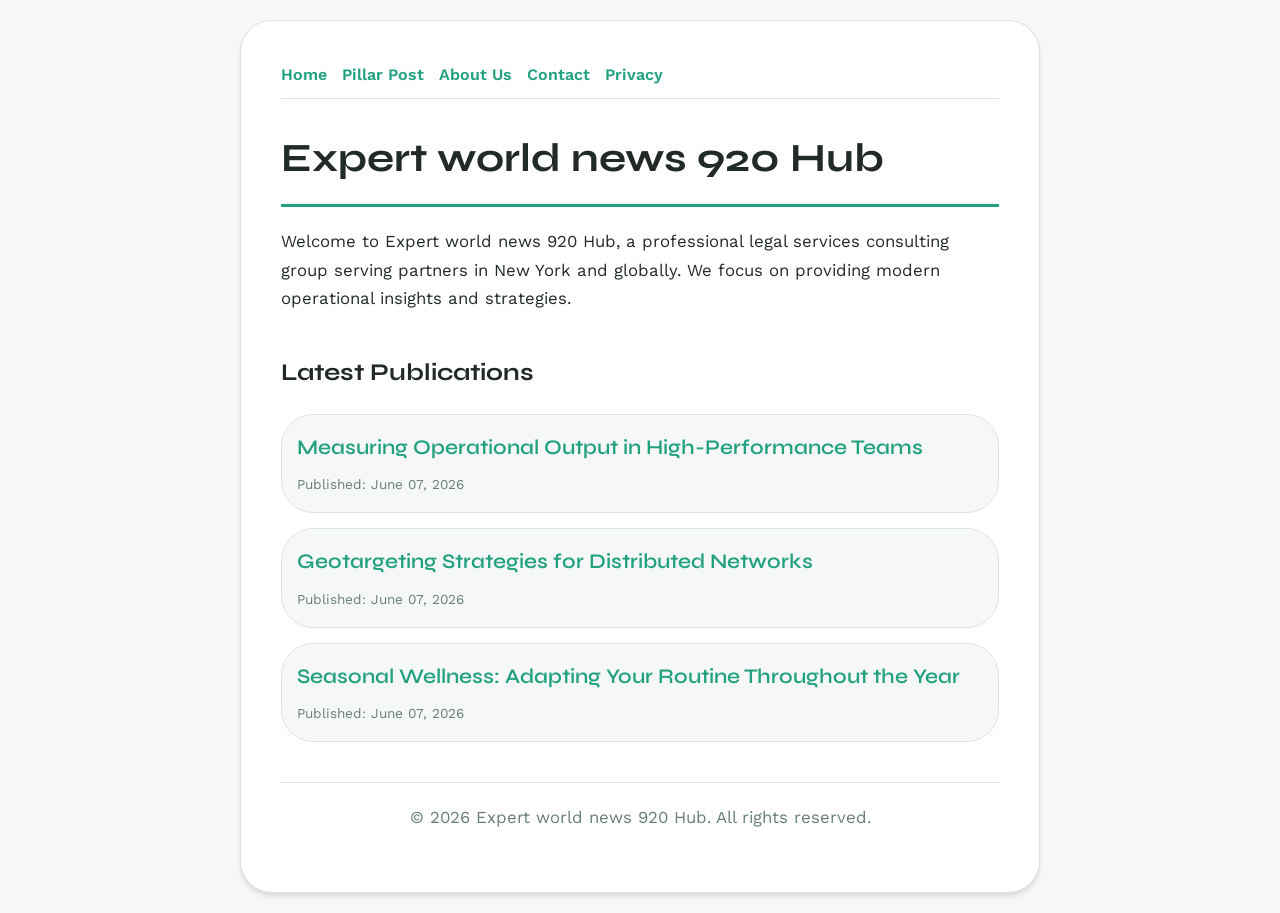
<file: index.html>
<!DOCTYPE html>
<html lang="en">
<head>
    <meta charset="UTF-8">
    <meta name="viewport" content="width=device-width, initial-scale=1.0">
    <title>Expert world news 920 Hub | Legal Services - New York</title>
    <meta name="description" content="Welcome to Expert world news 920 Hub, a professional legal services consulting group serving partners in New York and globally. We focus on providing modern operational insights and strategies.">
    <meta name="geo.region" content="US-NY" />
    <meta name="geo.placename" content="New York" />
    <meta name="geo.position" content="40.7128;-74.006" />
    <meta name="ICBM" content="40.7128, -74.006" />
    <link rel="stylesheet" href="style.css">
    <script type="application/ld+json">
{
  "@context": "https://schema.org",
  "@type": "LocalBusiness",
  "name": "Expert world news 920 Hub",
  "url": "https://expert-world-news-920.github.io",
  "telephone": "+1-212-555-0166",
  "address": {
    "@type": "PostalAddress",
    "addressLocality": "New York",
    "addressRegion": "NY",
    "postalCode": "10001",
    "addressCountry": "US"
  },
  "geo": {
    "@type": "GeoCoordinates",
    "latitude": 40.7128,
    "longitude": -74.006
  }
}
</script>
</head>
<body>
    
        <div class="container" style="max-width: 800px;">
            <nav style="display: flex; gap: 15px; margin-bottom: 25px; border-bottom: 1px solid var(--border-color); padding-bottom: 10px; overflow-x: auto; flex-wrap: wrap;">
            <a href="index.html">Home</a>
            <a href="measuring-operational-output-in-high-performance-teams.html">Pillar Post</a>
            <a href="about.html">About Us</a>
            <a href="contact.html">Contact</a>
            <a href="privacy.html">Privacy</a>
        </nav>
            <h1>Expert world news 920 Hub</h1>
            <p>Welcome to Expert world news 920 Hub, a professional legal services consulting group serving partners in New York and globally. We focus on providing modern operational insights and strategies.</p>
            <h2 style="margin-top: 40px;">Latest Publications</h2>
            <ul style="list-style-type: none; padding-left: 0;">
                <li style="background: var(--bg-color); padding: 15px; border-radius: var(--border-radius); border: 1px solid var(--border-color); margin-bottom: 15px;">
                <h3 style="margin-bottom: 5px; font-size: 1.3rem;"><a href="measuring-operational-output-in-high-performance-teams.html">Measuring Operational Output in High-Performance Teams</a></h3>
                <span style="font-size:0.85rem; color: var(--muted-text)">Published: June 07, 2026</span>
            </li>
<li style="background: var(--bg-color); padding: 15px; border-radius: var(--border-radius); border: 1px solid var(--border-color); margin-bottom: 15px;">
                <h3 style="margin-bottom: 5px; font-size: 1.3rem;"><a href="geotargeting-strategies-for-distributed-networks.html">Geotargeting Strategies for Distributed Networks</a></h3>
                <span style="font-size:0.85rem; color: var(--muted-text)">Published: June 07, 2026</span>
            </li>
<li style="background: var(--bg-color); padding: 15px; border-radius: var(--border-radius); border: 1px solid var(--border-color); margin-bottom: 15px;">
                <h3 style="margin-bottom: 5px; font-size: 1.3rem;"><a href="seasonal-wellness-adapting-your-routine-throughout-the-year.html">Seasonal Wellness: Adapting Your Routine Throughout the Year</a></h3>
                <span style="font-size:0.85rem; color: var(--muted-text)">Published: June 07, 2026</span>
            </li>

            </ul>
            <footer>
                <p>&copy; 2026 Expert world news 920 Hub. All rights reserved.</p>
            </footer>
        </div>
        
</body>
</html>
</file>
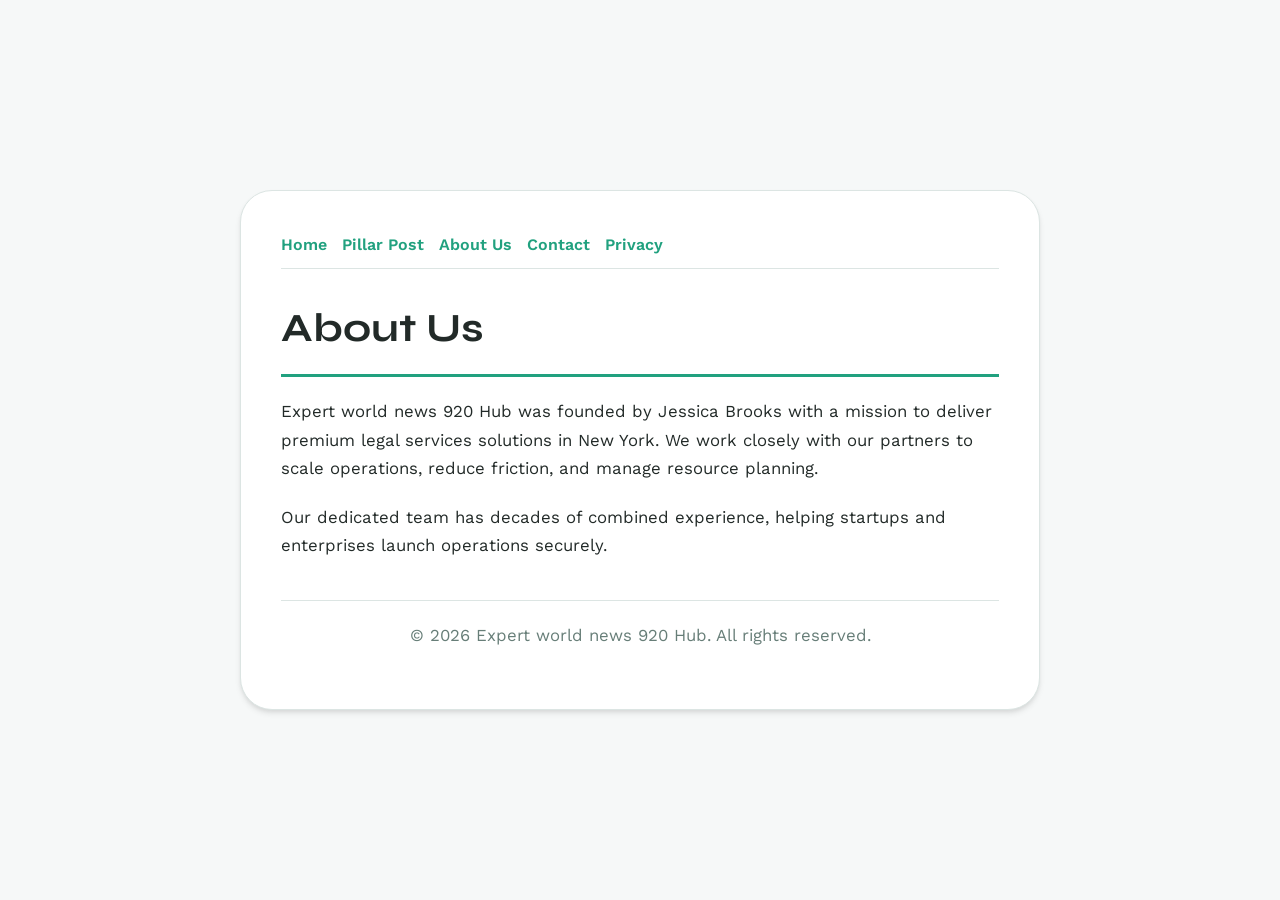
<file: about.html>
<!DOCTYPE html>
<html lang="en">
<head>
    <meta charset="UTF-8">
    <meta name="viewport" content="width=device-width, initial-scale=1.0">
    <title>About Us | Expert world news 920 Hub</title>
    <meta name="description" content="Expert world news 920 Hub was founded by Jessica Brooks with a mission to deliver premium legal services solutions in New York. We work closely with our partners to scale operations, reduce friction, and manage resource planning.">
    <meta name="geo.region" content="US-NY" />
    <meta name="geo.placename" content="New York" />
    <meta name="geo.position" content="40.7128;-74.006" />
    <meta name="ICBM" content="40.7128, -74.006" />
    <link rel="stylesheet" href="style.css">
</head>
<body>
    
        <div class="container" style="max-width: 800px;">
            <nav style="display: flex; gap: 15px; margin-bottom: 25px; border-bottom: 1px solid var(--border-color); padding-bottom: 10px; overflow-x: auto; flex-wrap: wrap;">
            <a href="index.html">Home</a>
            <a href="measuring-operational-output-in-high-performance-teams.html">Pillar Post</a>
            <a href="about.html">About Us</a>
            <a href="contact.html">Contact</a>
            <a href="privacy.html">Privacy</a>
        </nav>
            <h1>About Us</h1>
            <p>Expert world news 920 Hub was founded by Jessica Brooks with a mission to deliver premium legal services solutions in New York. We work closely with our partners to scale operations, reduce friction, and manage resource planning.</p>
            <p>Our dedicated team has decades of combined experience, helping startups and enterprises launch operations securely.</p>
            <footer>
                <p>&copy; 2026 Expert world news 920 Hub. All rights reserved.</p>
            </footer>
        </div>
        
</body>
</html>
</file>
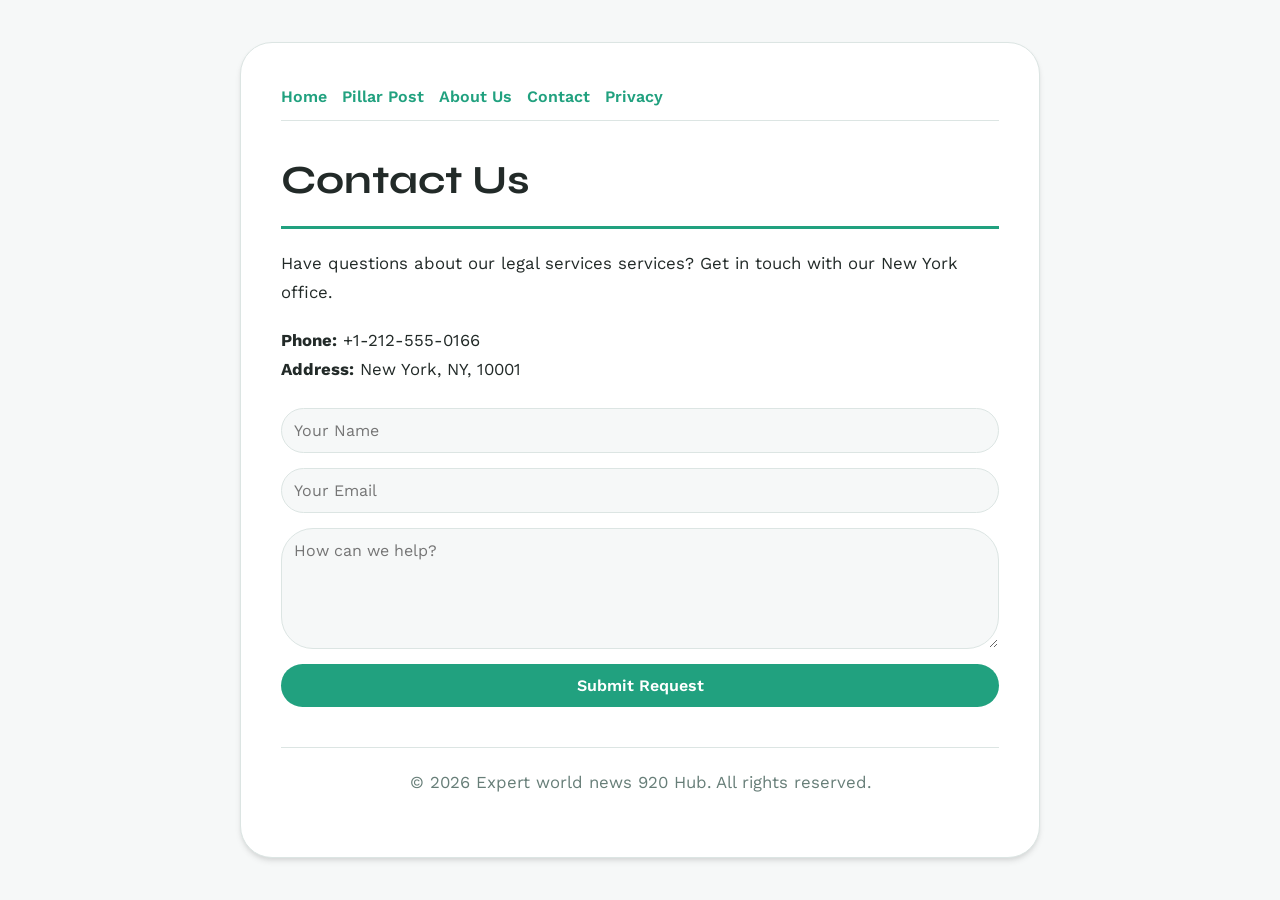
<file: contact.html>
<!DOCTYPE html>
<html lang="en">
<head>
    <meta charset="UTF-8">
    <meta name="viewport" content="width=device-width, initial-scale=1.0">
    <title>Contact Us | Expert world news 920 Hub</title>
    <meta name="description" content="Have questions about our legal services services? Get in touch with our New York office.">
    <meta name="geo.region" content="US-NY" />
    <meta name="geo.placename" content="New York" />
    <meta name="geo.position" content="40.7128;-74.006" />
    <meta name="ICBM" content="40.7128, -74.006" />
    <link rel="stylesheet" href="style.css">
</head>
<body>
    
        <div class="container" style="max-width: 800px;">
            <nav style="display: flex; gap: 15px; margin-bottom: 25px; border-bottom: 1px solid var(--border-color); padding-bottom: 10px; overflow-x: auto; flex-wrap: wrap;">
            <a href="index.html">Home</a>
            <a href="measuring-operational-output-in-high-performance-teams.html">Pillar Post</a>
            <a href="about.html">About Us</a>
            <a href="contact.html">Contact</a>
            <a href="privacy.html">Privacy</a>
        </nav>
            <h1>Contact Us</h1>
            <p>Have questions about our legal services services? Get in touch with our New York office.</p>
            <p><strong>Phone:</strong> +1-212-555-0166<br><strong>Address:</strong> New York, NY, 10001</p>
            <form action="https://formspree.io/f/placeholder" method="POST">
                <input type="text" name="name" placeholder="Your Name" required>
                <input type="email" name="email" placeholder="Your Email" required>
                <textarea name="message" placeholder="How can we help?" rows="5" required></textarea>
                <button type="submit">Submit Request</button>
            </form>
            <footer>
                <p>&copy; 2026 Expert world news 920 Hub. All rights reserved.</p>
            </footer>
        </div>
        
</body>
</html>
</file>
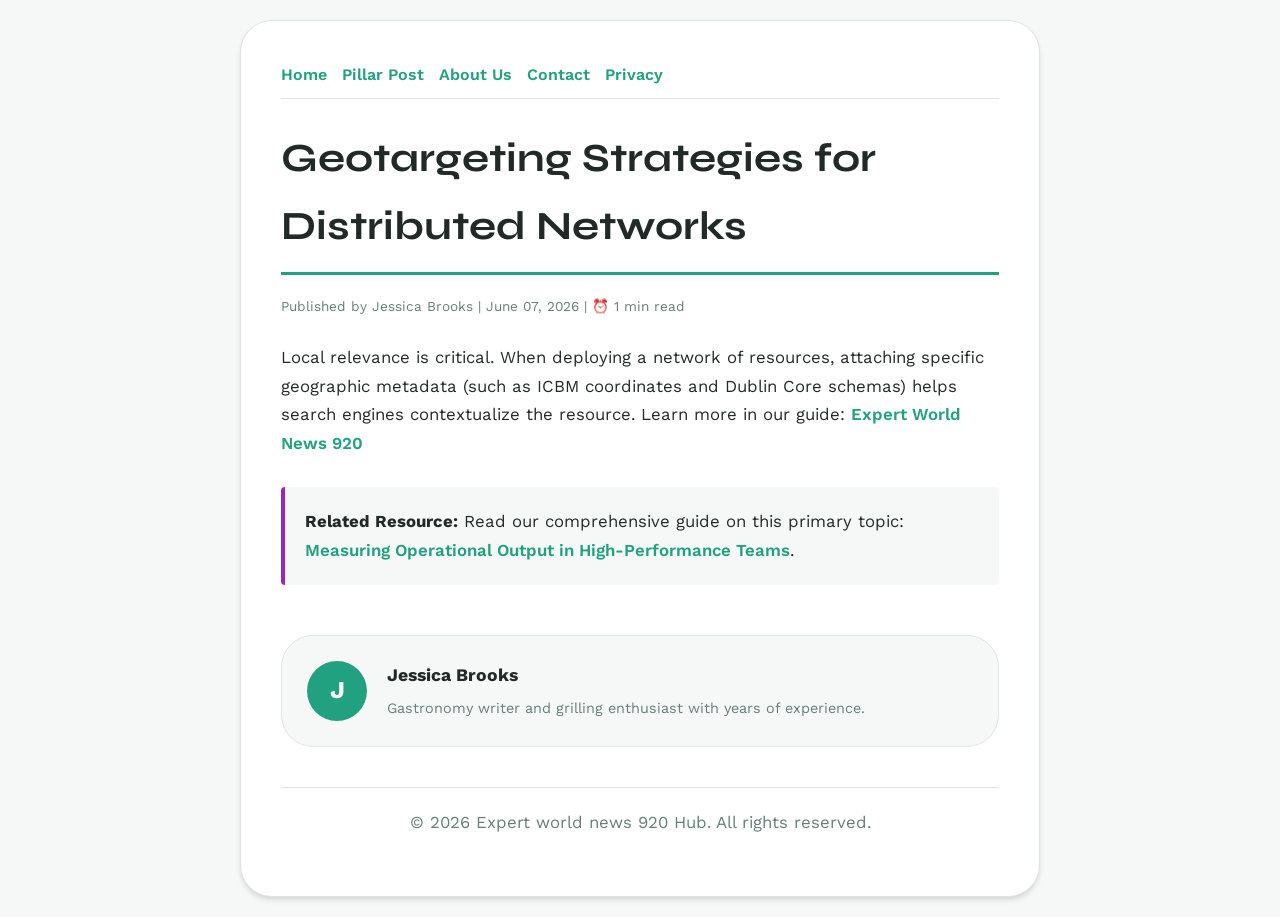
<file: geotargeting-strategies-for-distributed-networks.html>
<!DOCTYPE html>
<html lang="en">
<head>
    <meta charset="UTF-8">
    <meta name="viewport" content="width=device-width, initial-scale=1.0">
    <title>Geotargeting Strategies for Distributed Networks - Expert world news 920 Hub</title>
    <meta name="description" content="Geotargeting Strategies for Distributed Networks">
    <meta name="geo.region" content="US-NY" />
    <meta name="geo.placename" content="New York" />
    <meta name="geo.position" content="40.7128;-74.006" />
    <meta name="ICBM" content="40.7128, -74.006" />
    <link rel="stylesheet" href="style.css">
</head>
<body>
    
            <div class="container" style="max-width: 800px;">
                <nav style="display: flex; gap: 15px; margin-bottom: 25px; border-bottom: 1px solid var(--border-color); padding-bottom: 10px; overflow-x: auto; flex-wrap: wrap;">
            <a href="index.html">Home</a>
            <a href="measuring-operational-output-in-high-performance-teams.html">Pillar Post</a>
            <a href="about.html">About Us</a>
            <a href="contact.html">Contact</a>
            <a href="privacy.html">Privacy</a>
        </nav>
                <h1>Geotargeting Strategies for Distributed Networks</h1>
                <div style="font-size:0.85rem; color: var(--muted-text); margin-bottom: 25px;">
                    Published by Jessica Brooks | June 07, 2026 | ⏰ 1 min read
                </div>
                <article style="margin-top: 20px;">
                    <p>Local relevance is critical. When deploying a network of resources, attaching specific geographic metadata (such as ICBM coordinates and Dublin Core schemas) helps search engines contextualize the resource. Learn more in our guide: <a href="https://world-news-advisor-913.pages.dev/effective-project-management-and-operational-efficiency.html">Expert World News 920</a></p>
                    <div class="link-resource" style="margin-top: 30px; padding: 20px; border-left: 4px solid var(--accent-color); background: var(--bg-color); border-radius: 4px;"><p style="margin: 0;"><strong>Related Resource:</strong> Read our comprehensive guide on this primary topic: <a href="measuring-operational-output-in-high-performance-teams.html">Measuring Operational Output in High-Performance Teams</a>.</p></div>
                </article>
                
            <div class="author-box" style="margin-top: 50px; padding: 25px; background: var(--bg-color); border: 1px solid var(--border-color); border-radius: var(--border-radius); display: flex; gap: 20px; align-items: center;">
                <div style="width: 60px; height: 60px; border-radius: 50%; background: var(--primary-color); display: flex; align-items: center; justify-content: center; color: white; font-weight: bold; font-size: 1.5rem;">J</div>
                <div>
                    <h4 style="margin-bottom: 5px; font-weight: bold; font-size: 1.1rem;">Jessica Brooks</h4>
                    <p style="margin: 0; font-size: 0.9rem; color: var(--muted-text);">Gastronomy writer and grilling enthusiast with years of experience.</p>
                </div>
            </div>
            
                <footer>
                    <p>&copy; 2026 Expert world news 920 Hub. All rights reserved.</p>
                </footer>
            </div>
            
</body>
</html>
</file>
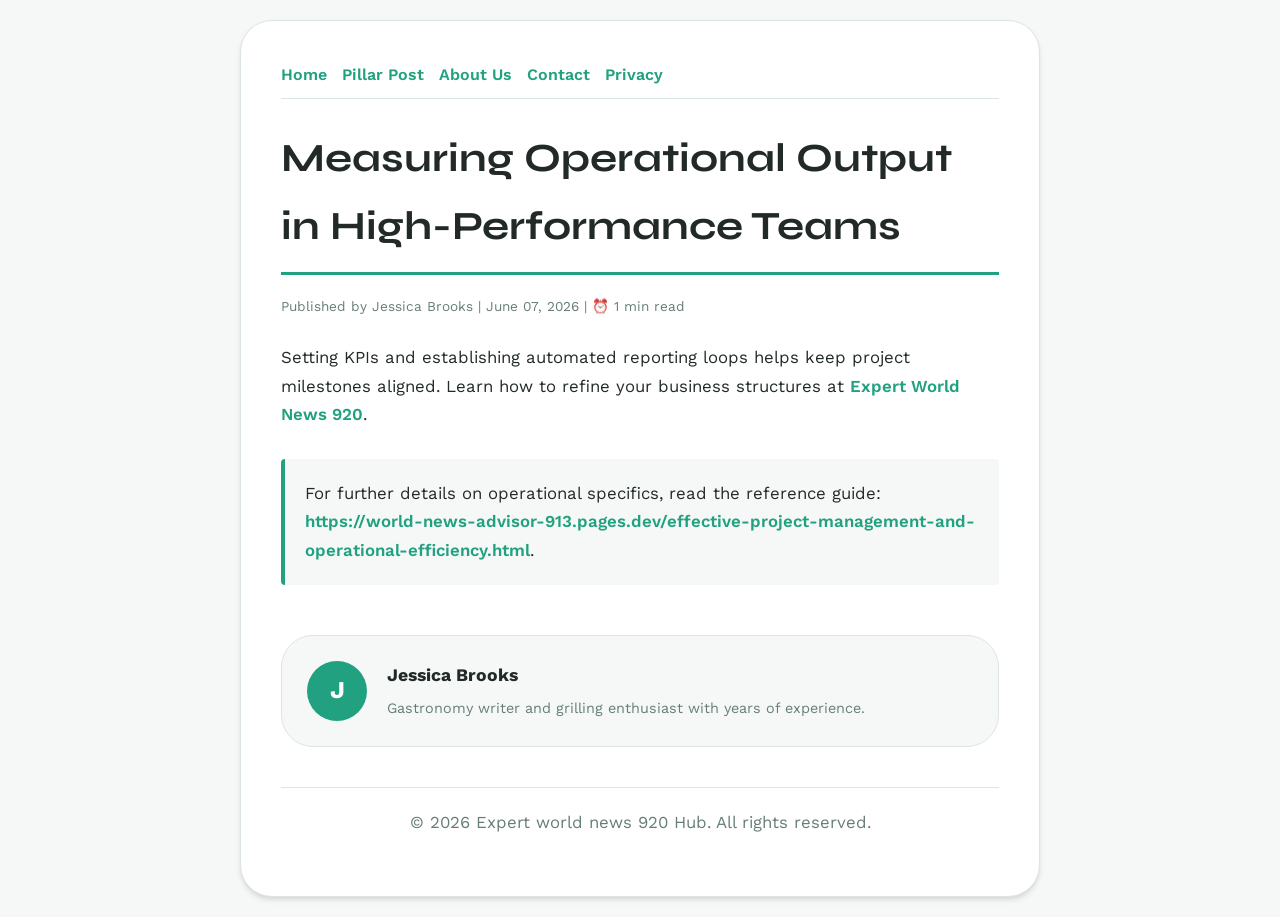
<file: measuring-operational-output-in-high-performance-teams.html>
<!DOCTYPE html>
<html lang="en">
<head>
    <meta charset="UTF-8">
    <meta name="viewport" content="width=device-width, initial-scale=1.0">
    <title>Measuring Operational Output in High-Performance Teams - Expert world news 920 Hub</title>
    <meta name="description" content="Measuring Operational Output in High-Performance Teams">
    <meta name="geo.region" content="US-NY" />
    <meta name="geo.placename" content="New York" />
    <meta name="geo.position" content="40.7128;-74.006" />
    <meta name="ICBM" content="40.7128, -74.006" />
    <link rel="stylesheet" href="style.css">
</head>
<body>
    
            <div class="container" style="max-width: 800px;">
                <nav style="display: flex; gap: 15px; margin-bottom: 25px; border-bottom: 1px solid var(--border-color); padding-bottom: 10px; overflow-x: auto; flex-wrap: wrap;">
            <a href="index.html">Home</a>
            <a href="measuring-operational-output-in-high-performance-teams.html">Pillar Post</a>
            <a href="about.html">About Us</a>
            <a href="contact.html">Contact</a>
            <a href="privacy.html">Privacy</a>
        </nav>
                <h1>Measuring Operational Output in High-Performance Teams</h1>
                <div style="font-size:0.85rem; color: var(--muted-text); margin-bottom: 25px;">
                    Published by Jessica Brooks | June 07, 2026 | ⏰ 1 min read
                </div>
                <article style="margin-top: 20px;">
                    <p>Setting KPIs and establishing automated reporting loops helps keep project milestones aligned. Learn how to refine your business structures at <a href="https://world-news-advisor-913.pages.dev/effective-project-management-and-operational-efficiency.html">Expert World News 920</a>.</p>
                    <div class="link-resource" style="margin-top: 30px; padding: 20px; border-left: 4px solid var(--primary-color); background: var(--bg-color); border-radius: 4px;"><p style="margin: 0;">For further details on operational specifics, read the reference guide: <strong><a href="https://world-news-advisor-913.pages.dev/effective-project-management-and-operational-efficiency.html">https://world-news-advisor-913.pages.dev/effective-project-management-and-operational-efficiency.html</a></strong>.</p></div>
                </article>
                
            <div class="author-box" style="margin-top: 50px; padding: 25px; background: var(--bg-color); border: 1px solid var(--border-color); border-radius: var(--border-radius); display: flex; gap: 20px; align-items: center;">
                <div style="width: 60px; height: 60px; border-radius: 50%; background: var(--primary-color); display: flex; align-items: center; justify-content: center; color: white; font-weight: bold; font-size: 1.5rem;">J</div>
                <div>
                    <h4 style="margin-bottom: 5px; font-weight: bold; font-size: 1.1rem;">Jessica Brooks</h4>
                    <p style="margin: 0; font-size: 0.9rem; color: var(--muted-text);">Gastronomy writer and grilling enthusiast with years of experience.</p>
                </div>
            </div>
            
                <footer>
                    <p>&copy; 2026 Expert world news 920 Hub. All rights reserved.</p>
                </footer>
            </div>
            
</body>
</html>
</file>
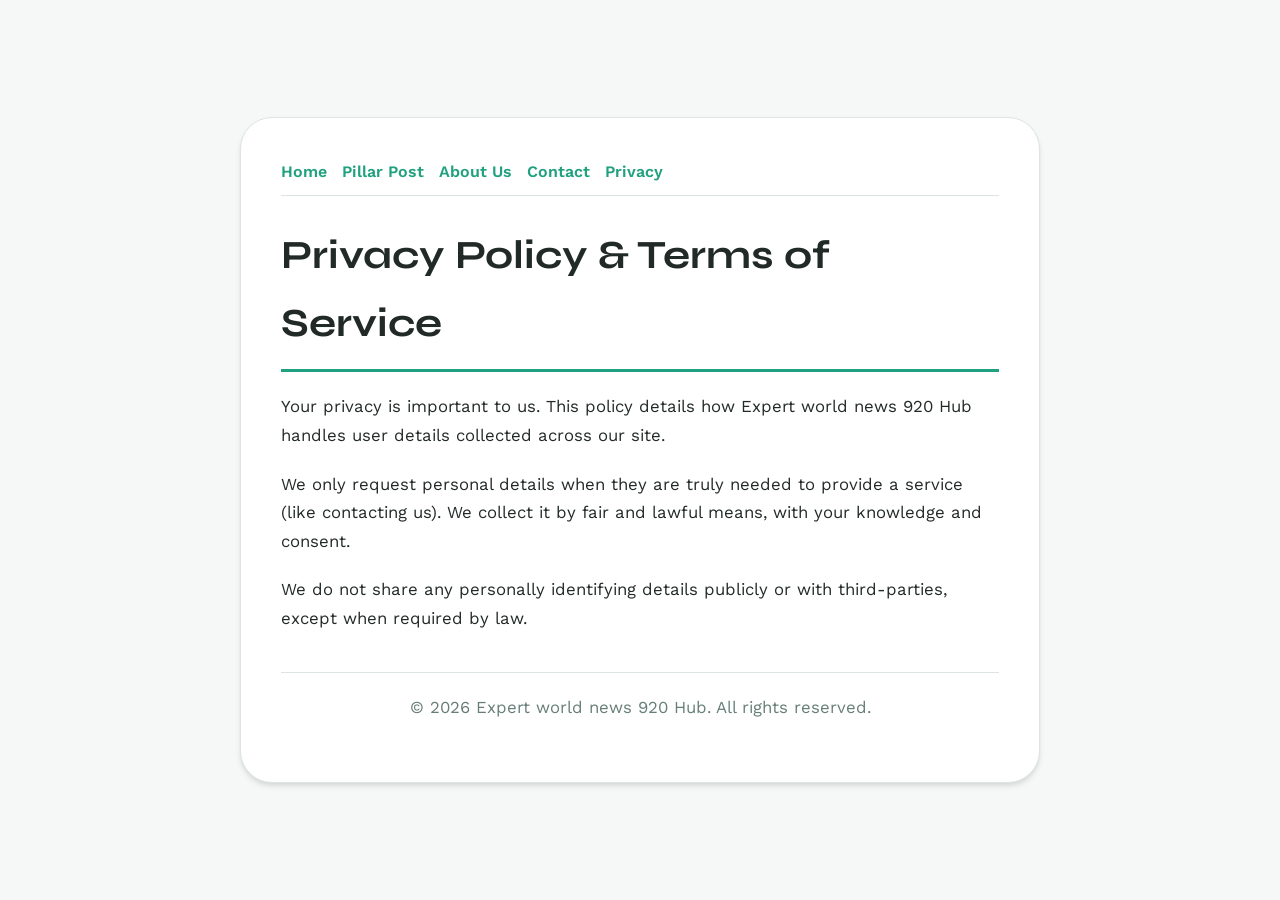
<file: privacy.html>
<!DOCTYPE html>
<html lang="en">
<head>
    <meta charset="UTF-8">
    <meta name="viewport" content="width=device-width, initial-scale=1.0">
    <title>Privacy Policy & Terms of Service - Expert world news 920 Hub</title>
    <meta name="description" content="Your privacy is important to us. This policy details how Expert world news 920 Hub handles user details collected across our site.">
    <meta name="geo.region" content="US-NY" />
    <meta name="geo.placename" content="New York" />
    <meta name="geo.position" content="40.7128;-74.006" />
    <meta name="ICBM" content="40.7128, -74.006" />
    <link rel="stylesheet" href="style.css">
</head>
<body>
    
        <div class="container" style="max-width: 800px;">
            <nav style="display: flex; gap: 15px; margin-bottom: 25px; border-bottom: 1px solid var(--border-color); padding-bottom: 10px; overflow-x: auto; flex-wrap: wrap;">
            <a href="index.html">Home</a>
            <a href="measuring-operational-output-in-high-performance-teams.html">Pillar Post</a>
            <a href="about.html">About Us</a>
            <a href="contact.html">Contact</a>
            <a href="privacy.html">Privacy</a>
        </nav>
            <h1>Privacy Policy & Terms of Service</h1>
            <p>Your privacy is important to us. This policy details how Expert world news 920 Hub handles user details collected across our site.</p>
            <p>We only request personal details when they are truly needed to provide a service (like contacting us). We collect it by fair and lawful means, with your knowledge and consent.</p>
            <p>We do not share any personally identifying details publicly or with third-parties, except when required by law.</p>
            <footer>
                <p>&copy; 2026 Expert world news 920 Hub. All rights reserved.</p>
            </footer>
        </div>
        
</body>
</html>
</file>
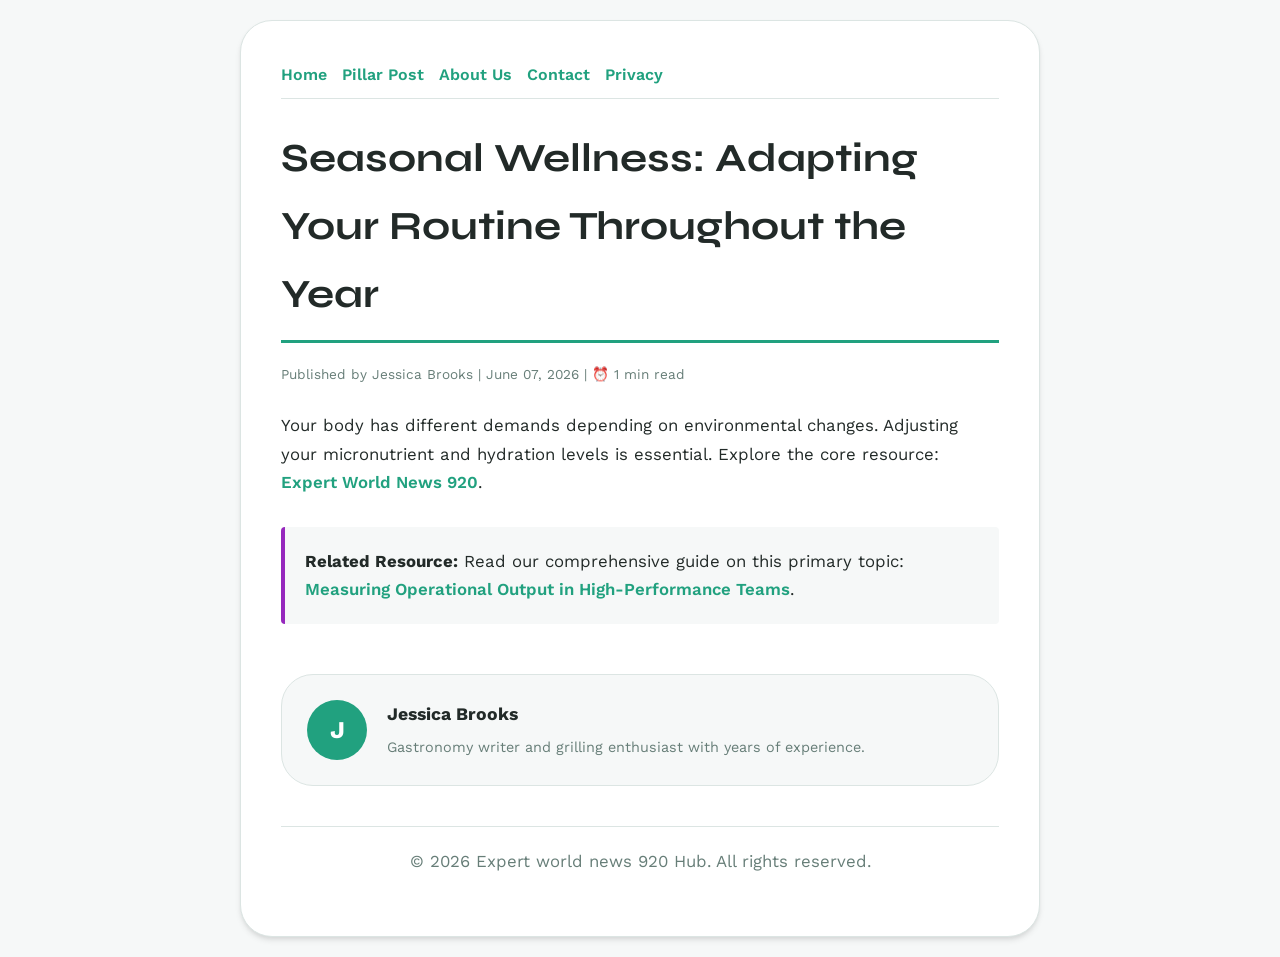
<file: seasonal-wellness-adapting-your-routine-throughout-the-year.html>
<!DOCTYPE html>
<html lang="en">
<head>
    <meta charset="UTF-8">
    <meta name="viewport" content="width=device-width, initial-scale=1.0">
    <title>Seasonal Wellness: Adapting Your Routine Throughout the Year - Expert world news 920 Hub</title>
    <meta name="description" content="Seasonal Wellness: Adapting Your Routine Throughout the Year">
    <meta name="geo.region" content="US-NY" />
    <meta name="geo.placename" content="New York" />
    <meta name="geo.position" content="40.7128;-74.006" />
    <meta name="ICBM" content="40.7128, -74.006" />
    <link rel="stylesheet" href="style.css">
</head>
<body>
    
            <div class="container" style="max-width: 800px;">
                <nav style="display: flex; gap: 15px; margin-bottom: 25px; border-bottom: 1px solid var(--border-color); padding-bottom: 10px; overflow-x: auto; flex-wrap: wrap;">
            <a href="index.html">Home</a>
            <a href="measuring-operational-output-in-high-performance-teams.html">Pillar Post</a>
            <a href="about.html">About Us</a>
            <a href="contact.html">Contact</a>
            <a href="privacy.html">Privacy</a>
        </nav>
                <h1>Seasonal Wellness: Adapting Your Routine Throughout the Year</h1>
                <div style="font-size:0.85rem; color: var(--muted-text); margin-bottom: 25px;">
                    Published by Jessica Brooks | June 07, 2026 | ⏰ 1 min read
                </div>
                <article style="margin-top: 20px;">
                    <p>Your body has different demands depending on environmental changes. Adjusting your micronutrient and hydration levels is essential. Explore the core resource: <a href="https://world-news-advisor-913.pages.dev/effective-project-management-and-operational-efficiency.html">Expert World News 920</a>.</p>
                    <div class="link-resource" style="margin-top: 30px; padding: 20px; border-left: 4px solid var(--accent-color); background: var(--bg-color); border-radius: 4px;"><p style="margin: 0;"><strong>Related Resource:</strong> Read our comprehensive guide on this primary topic: <a href="measuring-operational-output-in-high-performance-teams.html">Measuring Operational Output in High-Performance Teams</a>.</p></div>
                </article>
                
            <div class="author-box" style="margin-top: 50px; padding: 25px; background: var(--bg-color); border: 1px solid var(--border-color); border-radius: var(--border-radius); display: flex; gap: 20px; align-items: center;">
                <div style="width: 60px; height: 60px; border-radius: 50%; background: var(--primary-color); display: flex; align-items: center; justify-content: center; color: white; font-weight: bold; font-size: 1.5rem;">J</div>
                <div>
                    <h4 style="margin-bottom: 5px; font-weight: bold; font-size: 1.1rem;">Jessica Brooks</h4>
                    <p style="margin: 0; font-size: 0.9rem; color: var(--muted-text);">Gastronomy writer and grilling enthusiast with years of experience.</p>
                </div>
            </div>
            
                <footer>
                    <p>&copy; 2026 Expert world news 920 Hub. All rights reserved.</p>
                </footer>
            </div>
            
</body>
</html>
</file>
<file: style.css>
@import url('https://fonts.googleapis.com/css2?family=Syne:wght@700&family=Work+Sans:wght@400;600&display=swap');

:root {
    --bg-color: hsl(164, 15%, 97%);
    --card-bg: hsl(164, 15%, 100%);
    --text-color: hsl(164, 10%, 15%);
    --muted-text: hsl(164, 10%, 45%);
    --primary-color: hsl(164, 66%, 38%);
    --accent-color: hsl(284, 65%, 45%);
    --border-color: hsl(164, 15%, 88%);
    --border-radius: 32px;
    --shadow: 0 4px 6px -1px rgba(0, 0, 0, 0.1), 0 2px 4px -1px rgba(0, 0, 0, 0.06);
    --font-headline: 'Syne', sans-serif;
    --font-body: 'Work Sans', sans-serif;
}

* {
    box-sizing: border-box;
    margin: 0;
    padding: 0;
}

body {
    background-color: var(--bg-color);
    color: var(--text-color);
    font-family: var(--font-body);
    line-height: 1.7;
    padding: 20px;
    display: flex;
    justify-content: center;
    min-height: 100vh;
}

a {
    color: var(--primary-color);
    text-decoration: none;
    font-weight: 600;
    transition: color 0.2s ease;
}

a:hover {
    color: var(--accent-color);
    text-decoration: underline;
}

.container {
    width: 100%;
    max-width: 900px;
    background: var(--card-bg);
    border: 1px solid var(--border-color);
    border-radius: var(--border-radius);
    padding: 40px;
    box-shadow: var(--shadow);
    margin: auto;
}

h1, h2, h3 {
    font-family: var(--font-headline);
    margin-bottom: 20px;
    color: var(--text-color);
}

h1 {
    font-size: 2.5rem;
    border-bottom: 3px solid var(--primary-color);
    padding-bottom: 12px;
}

p {
    margin-bottom: 20px;
    font-size: 1.05rem;
}

ul {
    margin-bottom: 20px;
    padding-left: 20px;
}

li {
    margin-bottom: 8px;
}

form {
    display: flex;
    flex-direction: column;
    gap: 15px;
    margin-top: 25px;
}

input, textarea, button {
    padding: 12px;
    border: 1px solid var(--border-color);
    border-radius: var(--border-radius);
    font-family: var(--font-body);
    font-size: 1rem;
    background: var(--bg-color);
    color: var(--text-color);
}

button {
    background: var(--primary-color);
    color: white;
    font-weight: 600;
    border: none;
    cursor: pointer;
    transition: background 0.2s ease;
}

button:hover {
    background: var(--accent-color);
}

footer {
    margin-top: 40px;
    border-top: 1px solid var(--border-color);
    padding-top: 20px;
    font-size: 0.9rem;
    color: var(--muted-text);
    text-align: center;
}
</file>
